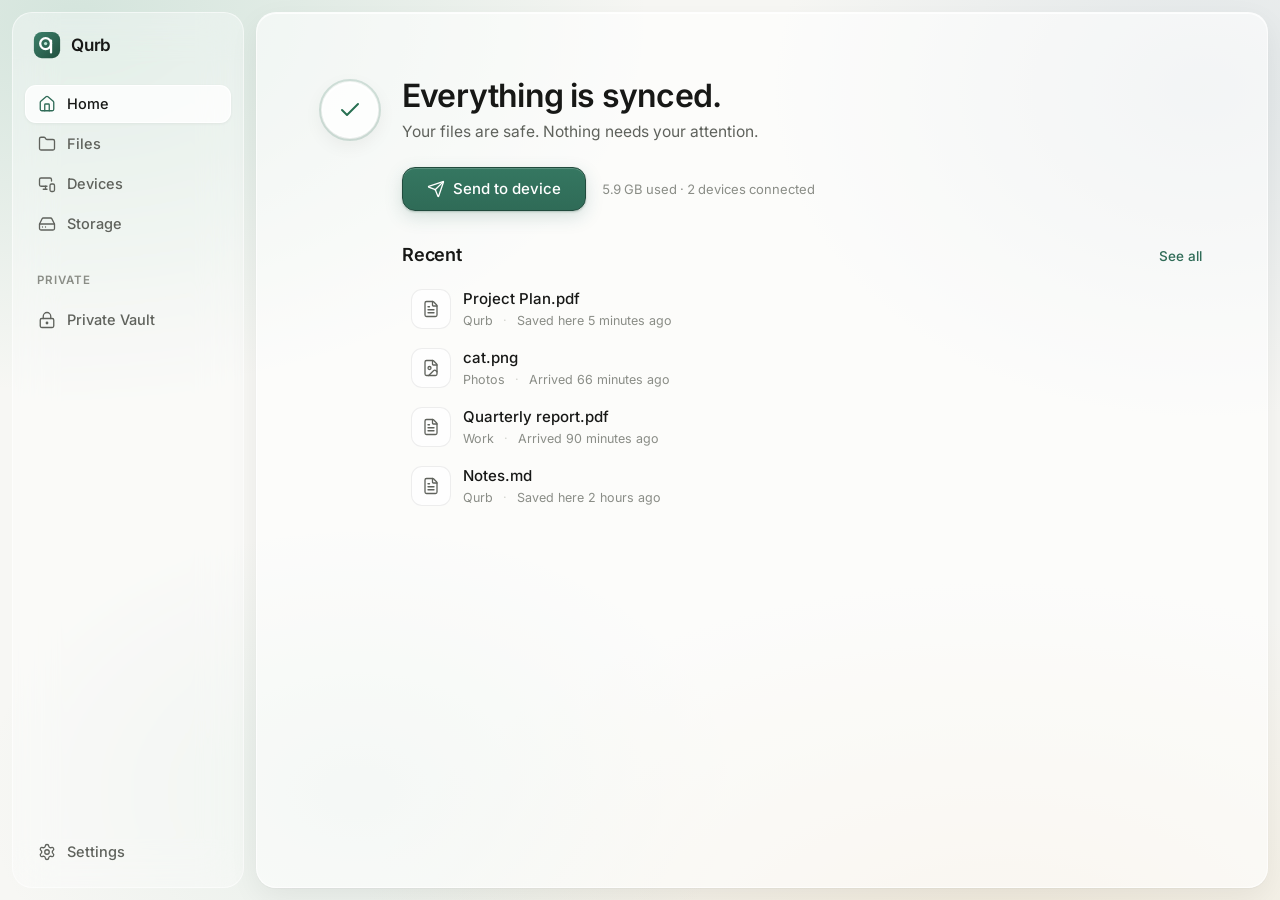
<file: experiments/desktop-fixtures/index.html>
<!DOCTYPE html>
<html lang="en">
<head>
  <meta charset="utf-8">
  <meta name="viewport" content="width=device-width, initial-scale=1">
  <title>Qurb — fixtures</title>
</head>
<body>
<p id="loading">loading the real window…</p>
<script>
// Load the desktop window's own markup rather than a copy of it.
//
// An earlier version of this page pasted the markup in, and it went stale
// within the hour: a control gained a new range in the real window and the
// fixture kept the old one, which showed up as a bug that did not exist.
// Fetching it means there is nothing to keep in step.
const REAL = "../../crates/desktop/ui/";

(async () => {
  const response = await fetch(REAL + "index.html");
  if (!response.ok) {
    document.getElementById("loading").textContent =
      "could not read the window's markup — serve this from the repository root";
    return;
  }

  const page = new DOMParser().parseFromString(await response.text(), "text/html");

  const style = document.createElement("link");
  style.rel = "stylesheet";
  style.href = REAL + "app.css";
  document.head.append(style);

  // The real page's own script tags are taken out and run after the stub, in
  // their order: the window's scripts read `window.__TAURI__` as they start.
  const scripts = [...page.body.querySelectorAll("script")].map((s) => REAL + s.getAttribute("src"));
  page.body.querySelectorAll("script").forEach((s) => s.remove());
  document.body.replaceChildren(...page.body.children);

  for (const src of ["fixtures.js", ...scripts]) {
    await new Promise((resolve, reject) => {
      const script = document.createElement("script");
      script.src = src;
      script.onload = resolve;
      script.onerror = reject;
      document.body.append(script);
    });
  }
})();
</script>
</body>
</html>
</file>
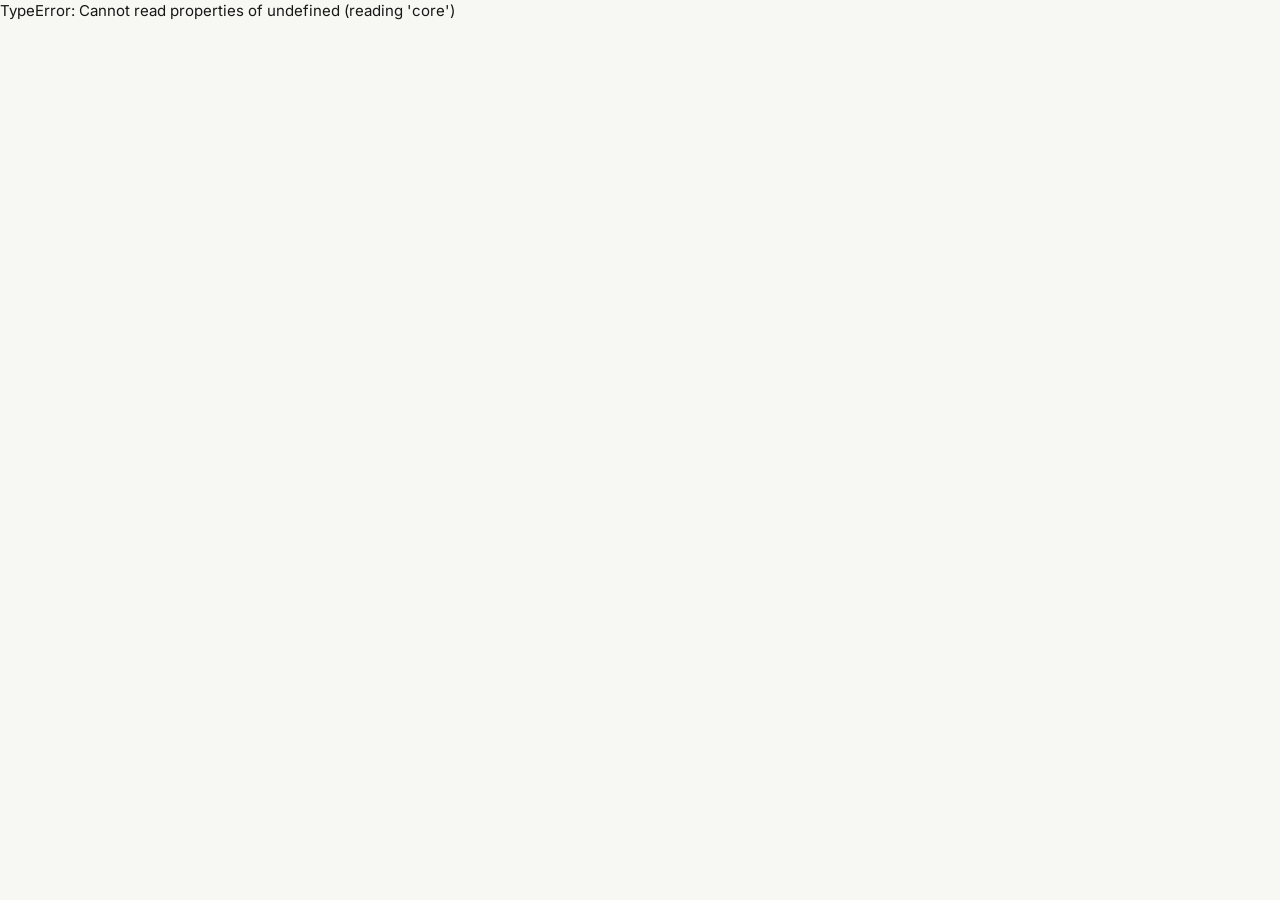
<file: crates/desktop/ui/index.html>
<!DOCTYPE html>
<html lang="en">
<head>
  <meta charset="utf-8">
  <meta name="viewport" content="width=device-width, initial-scale=1">
  <title>Qurb</title>
  <link rel="stylesheet" href="app.css">
</head>
<body>
  <!-- The light the glass sits in (direction §7). -->
  <div class="environment" id="environment"></div>

  <!-- Setting up. Replaces everything else: there is nothing to display about
       a device that does not exist yet. Sparse on purpose (§47). -->
  <div id="setup" class="onboarding hidden">
    <div class="sheet glass-elevated">
      <section class="step welcome on" data-step="welcome">
        <svg class="logo" viewBox="0 0 32 32" aria-hidden="true"><use href="#qurb-mark"/></svg>
        <h1>Qurb</h1>
        <p class="promise">Your files.<br>Your devices.<br>Your space.</p>
        <div class="actions">
          <button class="btn primary large" id="get-started">Get started</button>
        </div>
      </section>

      <section class="step" data-step="choose">
        <h1>Is this your first device?</h1>
        <p class="lead">Qurb keeps your files on devices you own, and moves them directly between them.</p>
        <div class="choices">
          <button class="choice" id="choose-new">
            <span class="tile"><svg class="i"><use href="#i-plus"/></svg></span>
            <span><strong>Set up Qurb here</strong><span>This computer becomes your first device.</span></span>
            <svg class="i"><use href="#i-chevron-right"/></svg>
          </button>
          <button class="choice" id="choose-join">
            <span class="tile"><svg class="i"><use href="#i-key-round"/></svg></span>
            <span><strong>I already use Qurb</strong><span>Add this computer with your 24-word recovery phrase.</span></span>
            <svg class="i"><use href="#i-chevron-right"/></svg>
          </button>
        </div>
        <div class="actions"><button class="btn ghost" data-back="welcome">Back</button></div>
      </section>

      <section class="step" data-step="folder">
        <h1>Where should your files live?</h1>
        <p class="lead">A folder on this computer. Everything in it becomes part of your Qurb space.</p>
        <label class="field">
          <span>Folder</span>
          <input class="input" type="text" id="folder-path" spellcheck="false" autocomplete="off">
          <span class="hint" id="folder-says"></span>
        </label>
        <div class="actions">
          <button class="btn" data-back="choose">Back</button>
          <button class="btn primary" id="folder-next" disabled>Continue</button>
        </div>
      </section>

      <section class="step" data-step="storage">
        <h1>How much space may Qurb use here?</h1>
        <p class="lead">On this computer's disk. You can change it at any time in Storage.</p>
        <div id="allowances" class="allowances"></div>
        <div id="allowance-custom" class="hidden">
          <label class="field">
            <span>Another amount</span>
            <input class="input" type="text" id="custom-allowance" spellcheck="false" autocomplete="off"
                   placeholder="In GB — 75, or 1.5 TB">
          </label>
        </div>
        <p id="storage-says" class="says"></p>
        <div class="actions">
          <button class="btn" data-back="folder">Back</button>
          <button class="btn primary" id="storage-next" disabled>Continue</button>
        </div>
      </section>

      <section class="step" data-step="phrase">
        <h1>Your recovery phrase</h1>
        <p class="lead">These 24 words are your key. Write them on paper, in order.</p>
        <ol id="words" class="words"></ol>
        <div class="caution">
          <svg class="i"><use href="#i-triangle-alert"/></svg>
          <span>Nobody else has a copy. If you lose these words and every device, your files
            cannot be recovered by anyone — including us.</span>
        </div>
        <div class="actions end">
          <button class="btn primary" id="phrase-next">I've written them down</button>
        </div>
      </section>

      <section class="step" data-step="verify">
        <h1>Check your words</h1>
        <p class="lead">Type these three from your paper. Capitals don't matter.</p>
        <div id="asks" class="asks"></div>
        <p id="verify-says" class="says warn hidden"></p>
        <div class="actions">
          <button class="btn" id="verify-back">Show the words again</button>
          <button class="btn primary" id="verify-next">Confirm</button>
        </div>
      </section>

      <section class="step" data-step="join">
        <h1>Enter your recovery phrase</h1>
        <p class="lead">The 24 words from your first device. Order matters; spacing and capitals don't.</p>
        <label class="field">
          <span>Recovery phrase</span>
          <textarea class="input" id="given-phrase" rows="4" spellcheck="false" autocomplete="off"
                    placeholder="wheel push industry …"></textarea>
        </label>
        <p id="join-says" class="says warn hidden"></p>
        <div class="actions">
          <button class="btn" data-back="storage">Back</button>
          <button class="btn primary" id="join-next">Add this computer</button>
        </div>
      </section>

      <!-- The key is protected by a passphrase (decision 0046). Shown before
           anything else, because nothing else can answer until it is open. -->
      <section class="step" data-step="unlock">
        <div class="mark away"><svg class="i"><use href="#i-lock-keyhole"/></svg></div>
        <h1 style="margin-top: 24px">Qurb is locked</h1>
        <p class="lead">This computer's key is protected by a passphrase. Type it to open your files and start syncing.</p>
        <label class="field">
          <span>Passphrase</span>
          <input class="input" type="password" id="unlock-passphrase" autocomplete="off" spellcheck="false">
        </label>
        <p id="unlock-says" class="says warn hidden"></p>
        <div class="actions end">
          <button class="btn primary" id="unlock-go">Unlock</button>
        </div>
        <p class="note">Forgotten it? Your 24 words can set this computer up again: move this
          folder's <code>.qurb</code> aside and choose “I already use Qurb”.</p>
      </section>

      <section class="step" data-step="ready">
        <div class="mark"><svg class="i"><use href="#i-check"/></svg></div>
        <h1 style="margin-top: 24px">You're set up</h1>
        <p class="lead" id="ready-says"></p>
        <p class="note">Next, add your phone or another computer: in Devices, choose
          Add a device and scan the code.</p>
        <div class="actions end">
          <button class="btn primary" id="ready-next">Open Qurb</button>
        </div>
      </section>
    </div>
  </div>

  <div class="app hidden" id="app">
    <!-- §24: the places, Private Vault set apart, Settings at the foot. -->
    <nav class="sidebar glass-clear" id="tabs">
      <div class="brand">
        <svg viewBox="0 0 32 32" aria-hidden="true"><use href="#qurb-mark"/></svg>
        <span>Qurb</span>
      </div>
      <button class="nav on" data-screen="home"><svg class="i"><use href="#i-house"/></svg><span>Home</span></button>
      <button class="nav" data-screen="files"><svg class="i"><use href="#i-folder"/></svg><span>Files</span></button>
      <button class="nav" data-screen="devices"><svg class="i"><use href="#i-monitor-smartphone"/></svg><span>Devices</span></button>
      <button class="nav" data-screen="storage"><svg class="i"><use href="#i-hard-drive"/></svg><span>Storage</span></button>
      <div class="label">Private</div>
      <button class="nav" data-screen="vault"><svg class="i"><use href="#i-lock-keyhole"/></svg><span>Private Vault</span></button>
      <div class="spacer"></div>
      <button class="nav" data-screen="settings"><svg class="i"><use href="#i-settings"/></svg><span>Settings</span></button>
    </nav>

    <main class="stage glass-frosted" id="stage">
      <div class="topbar">
        <!-- Appears while something is moving or waiting to be collected (§25). -->
        <button class="btn small transfers-chip hidden" id="transfers-chip">
          <svg class="i small"><use href="#i-arrow-up-down"/></svg>
          <span class="n" id="transfers-count">0</span><span id="transfers-word">transfers</span>
        </button>
      </div>

      <div class="scroll" id="scroll">
        <!-- §5: is my Qurb space okay? One state, one action, attention only
             when needed, a little that is recent. -->
        <section id="home" class="screen on">
          <div class="hero">
            <div id="mark" class="mark"><svg class="i"><use href="#i-check"/></svg></div>
            <div>
              <h1 id="state">Getting ready…</h1>
              <p id="state-says"></p>
            </div>
          </div>
          <div class="hero-actions">
            <button class="btn primary large" id="home-action">
              <svg class="i"><use href="#i-send"/></svg><span>Send to device</span>
            </button>
            <span class="secondary-facts num" id="home-facts"></span>
          </div>
          <div class="home-body">
            <div id="attention"></div>
            <h2 class="section">Recent <button class="link" id="see-all">See all</button></h2>
            <ul id="recent" class="rows"></ul>
          </div>
        </section>

        <section id="files" class="screen">
          <div class="page-head">
            <div class="titles">
              <h1>Files</h1>
              <p>Everything in your Qurb space, and where it is.</p>
            </div>
            <button class="icon-btn" id="files-more" aria-label="More"><svg class="i"><use href="#i-ellipsis"/></svg></button>
          </div>
          <div class="toolbar">
            <label class="search">
              <svg class="i"><use href="#i-search"/></svg>
              <input class="input" id="find" type="search" placeholder="Search files" autocomplete="off" spellcheck="false">
            </label>
          </div>
          <div id="files-attention"></div>
          <nav class="crumbs" id="crumbs"></nav>
          <div class="folders" id="folders"></div>
          <ul class="rows" id="file-list"></ul>
          <div id="deleted-link"></div>
        </section>

        <section id="vault" class="screen">
          <div class="page-head">
            <div class="titles">
              <h1>Private Vault</h1>
              <p>Private to this computer.</p>
            </div>
          </div>
          <div class="vault-intro">
            <svg class="i"><use href="#i-lock-keyhole"/></svg>
            <span>Only this computer can see these files. A device you choose can keep a backup of them.</span>
          </div>
          <div class="toolbar">
            <label class="search">
              <svg class="i"><use href="#i-search"/></svg>
              <input class="input" id="vault-find" type="search" placeholder="Search Private Vault" autocomplete="off" spellcheck="false">
            </label>
          </div>
          <nav class="crumbs" id="vault-crumbs"></nav>
          <div class="folders" id="vault-folders"></div>
          <ul class="rows" id="vault-list"></ul>
        </section>

        <section id="devices" class="screen">
          <div class="page-head">
            <div class="titles">
              <h1>Devices</h1>
              <p>Your devices, and whether each is reachable.</p>
            </div>
            <button class="btn primary" id="add-device"><svg class="i"><use href="#i-plus"/></svg>Add a device</button>
          </div>
          <div class="devices" id="device-list"></div>
        </section>

        <section id="storage" class="screen">
          <div class="page-head">
            <div class="titles">
              <h1>Storage</h1>
              <p>Free space without losing your files.</p>
            </div>
          </div>
          <div class="card glass-frosted">
            <div class="recommend">
              <div class="text">
                <div class="big-number num" id="freeable-big">–</div>
                <p class="quiet" id="freeable-says"></p>
              </div>
              <button class="btn primary" id="free-all">Free local space</button>
            </div>
            <div class="meter">
              <div class="bar"><span class="used" id="meter-used"></span><span class="freeable" id="meter-freeable"></span></div>
              <div class="legend num" id="legend"></div>
            </div>
          </div>
          <h2 class="section">Files you can free</h2>
          <ul class="rows" id="freeable-list"></ul>

          <h2 class="section">Storage limit</h2>
          <div class="group glass-frosted">
            <div class="item">
              <div class="label">
                <strong>Limit how much space Qurb may use</strong>
                <span id="usage"></span>
              </div>
              <label class="switch"><input type="checkbox" id="capped"><span></span></label>
            </div>
            <div class="item stack hidden" id="limit-controls">
              <input type="range" id="limit" min="0" max="1000" step="1" value="300" aria-label="Storage limit">
              <div class="actions" style="margin-top: 8px; align-items: center">
                <span class="quiet num" id="limit-label" style="flex: 1"></span>
                <span id="saved" class="meta hidden">Saved</span>
                <button class="btn small" id="apply">Save</button>
              </div>
            </div>
          </div>
          <p class="note">Over the limit, Qurb frees local space from files another device also has,
            the ones you've used least first. It never removes the only copy of a file, so staying
            over the limit is possible, and deliberate.</p>
        </section>

        <!-- Grouped lists, quieter than the rest (§23). -->
        <section id="settings" class="screen">
          <div class="page-head">
            <div class="titles"><h1>Settings</h1></div>
          </div>

          <div class="group-title">This device</div>
          <div class="group glass-frosted">
            <label class="item stack">
              <div class="label"><strong>Name</strong><span>What your other devices call this one.</span></div>
              <input class="input" type="text" id="set-name" spellcheck="false" autocomplete="off">
            </label>
            <div class="item">
              <div class="label"><strong>Folder</strong><span id="set-root"></span></div>
            </div>
            <div class="item">
              <div class="label"><strong>Key protection</strong><span id="protection-says"></span></div>
              <div id="protection-buttons" class="actions" style="margin: 0"></div>
            </div>
            <div class="item hidden" id="protect-form">
              <div class="label" style="flex: 1">
                <label class="field" id="protect-current-wrap" style="margin-top: 0">
                  <span>Current passphrase</span>
                  <input class="input" type="password" id="protect-current" autocomplete="off">
                </label>
                <label class="field" id="protect-new-wrap">
                  <span>New passphrase</span>
                  <input class="input" type="password" id="protect-new" autocomplete="new-password">
                  <span class="hint">At least 8 characters. Nobody can recover it for you; your 24 words can set this computer up again.</span>
                </label>
                <label class="field" id="protect-again-wrap">
                  <span>The same again</span>
                  <input class="input" type="password" id="protect-again" autocomplete="new-password">
                </label>
                <p id="protect-says" class="says warn hidden"></p>
                <div class="actions">
                  <button class="btn" id="protect-cancel">Cancel</button>
                  <button class="btn primary" id="protect-go">Set the passphrase</button>
                </div>
              </div>
            </div>
          </div>

          <div class="group-title">Devices</div>
          <div class="group glass-frosted">
            <div class="item">
              <div class="label"><strong>Paired devices</strong><span id="paired-says"></span></div>
              <button class="btn small" data-go="devices">Manage</button>
            </div>
            <div class="item stack">
              <div class="label"><strong>Pairings and removals</strong></div>
              <ul class="rows" id="security-events" style="margin-top: 6px"></ul>
            </div>
          </div>

          <div class="group-title">Storage</div>
          <div class="group glass-frosted">
            <label class="item stack">
              <div class="label"><strong>Files sent to this computer</strong>
                <span id="downloads-at"></span></div>
              <input class="input" type="text" id="set-downloads" spellcheck="false" autocomplete="off"
                     placeholder="Qurb, in your Downloads folder">
            </label>
            <div class="item">
              <div class="label"><span>Saved as ordinary files you can open, move or delete. Leave empty
                for the usual place, or write <code>off</code> to keep them inside your Qurb folder.</span></div>
              <button class="btn small" id="open-downloads">Open folder</button>
            </div>
            <div class="item">
              <div class="label"><strong>Space and limit</strong></div>
              <button class="btn small" data-go="storage">Storage</button>
            </div>
          </div>

          <div class="group-title">Privacy</div>
          <div class="group glass-frosted">
            <div class="item">
              <div class="label"><strong>Keep new files private</strong>
                <span>Files added on this computer go to its Private Vault instead of to all your devices.</span></div>
              <label class="switch"><input type="checkbox" id="set-private"><span></span></label>
            </div>
          </div>

          <div class="group-title">Notifications</div>
          <div class="group glass-frosted">
            <div class="item">
              <div class="label"><strong>Notify me</strong>
                <span>When a file is sent to this computer, when one you sent is collected, and when something fails.</span></div>
              <label class="switch"><input type="checkbox" id="set-notify"><span></span></label>
            </div>
          </div>

          <div class="group-title">Recovery</div>
          <div class="group glass-frosted">
            <div class="item">
              <div class="label"><strong>Recovery phrase</strong>
                <span>The 24 words that are your key. Anyone who sees them can read your files.</span></div>
              <button class="btn small" id="show-phrase">Show</button>
            </div>
            <div class="item stack hidden" id="revealed-wrap">
              <ol id="revealed" class="words" style="margin-top: 0"></ol>
              <p id="phrase-says" class="says warn hidden"></p>
            </div>
          </div>

          <div class="group-title">Appearance</div>
          <div class="group glass-frosted">
            <div class="item">
              <div class="label"><strong>Theme</strong><span>A dark theme is designed after this one.</span></div>
              <span class="value">Light</span>
            </div>
            <div class="item">
              <div class="label"><strong>Motion</strong><span>Follows your system's reduce-motion setting.</span></div>
              <span class="value" id="motion-says">Full</span>
            </div>
          </div>

          <div class="group-title">Advanced</div>
          <div class="group glass-frosted">
            <label class="item stack">
              <div class="label"><strong>Rendezvous service</strong><span>Where devices leave word that they are awake. It never sees your files.</span></div>
              <input class="input" type="text" id="set-signal" spellcheck="false" autocomplete="off">
            </label>
            <label class="item stack">
              <div class="label"><strong>Relay</strong><span>Used only when devices can't reach each other directly. It carries encrypted data it can't read.</span></div>
              <input class="input" type="text" id="set-relay" spellcheck="false" autocomplete="off"
                     placeholder="None — devices must reach each other directly">
            </label>
            <label class="item stack">
              <div class="label"><strong>Port</strong><span>Zero means any. A fixed one helps if you forward it.</span></div>
              <input class="input" type="number" id="set-port" min="0" max="65535">
            </label>
            <div class="item">
              <div class="label"><span id="settings-says">The name and where received files go apply at once;
                the service, relay and port when Qurb next starts.</span></div>
              <button class="btn primary small" id="settings-save">Save</button>
            </div>
            <div class="item">
              <div class="label"><strong>Start when I log in</strong><span>Without opening this window. Your phone can only reach this computer while Qurb runs here.</span></div>
              <label class="switch"><input type="checkbox" id="at-login"><span></span></label>
            </div>
            <div class="item">
              <div class="label"><strong>Activity</strong><span>Everything this computer did, newest first.</span></div>
              <button class="btn small" data-go="activity">Open</button>
            </div>
            <div class="item">
              <div class="label"><strong>Identity</strong><span class="mono" id="set-identity"></span></div>
            </div>
            <div class="item">
              <div class="label"><strong>Version</strong><span id="set-version"></span></div>
            </div>
            <div class="item">
              <div class="label"><strong>Quit Qurb</strong><span>Stops syncing until you open it again. Closing the window doesn't.</span></div>
              <button class="btn small quiet-danger" id="quit">Quit</button>
            </div>
          </div>
        </section>

        <section id="activity" class="screen" data-parent="home">
          <button class="back" data-go="home"><svg class="i small"><use href="#i-arrow-left"/></svg>Home</button>
          <div class="page-head" style="margin-top: 0">
            <div class="titles"><h1>Activity</h1><p>Everything this computer did, newest first.</p></div>
          </div>
          <ul id="activity-list" class="rows"></ul>
          <div class="actions"><button class="btn hidden" id="older">Show older</button></div>
        </section>

        <section id="deleted" class="screen" data-parent="files">
          <button class="back" data-go="files"><svg class="i small"><use href="#i-arrow-left"/></svg>Files</button>
          <div class="page-head" style="margin-top: 0">
            <div class="titles"><h1>Recently deleted</h1>
              <p>Files deleted on any of your devices are kept for 30 days. Restoring one puts it back everywhere.</p></div>
          </div>
          <ul id="deleted-list" class="rows"></ul>
        </section>
      </div>
    </main>
  </div>

  <!-- The mark: a ring for your space, a stem that makes it a q, and a point
       of Qurb light inside. -->
  <!-- Not display:none: WebKit draws no gradient defined inside one. -->
  <svg width="0" height="0" style="position: absolute" aria-hidden="true">
    <defs>
      <linearGradient id="qurb-tile" x1="0" y1="0" x2="1" y2="1">
        <stop offset="0" stop-color="#3c806a"/>
        <stop offset="1" stop-color="#22503f"/>
      </linearGradient>
    </defs>
    <symbol id="qurb-mark" viewBox="0 0 32 32">
      <rect x="1" y="1" width="30" height="30" rx="9" fill="url(#qurb-tile)"/>
      <circle cx="14.4" cy="14.4" r="6.2" fill="none" stroke="#fff" stroke-width="2.6"/>
      <path d="M20.6 11 V24.5" fill="none" stroke="#fff" stroke-width="2.6" stroke-linecap="round"/>
      <circle cx="14.4" cy="14.4" r="1.9" fill="#bde7d6"/>
    </symbol>
  </svg>

  <script src="icons.js"></script>
  <script src="core.js"></script>
  <script src="setup.js"></script>
  <script src="home.js"></script>
  <script src="files.js"></script>
  <script src="devices.js"></script>
  <script src="settings.js"></script>
  <script src="app.js"></script>
</body>
</html>
</file>
<file: crates/desktop/ui/app.css>
/* The window's look.
 *
 * Built from docs/design/direction.md, section by section: the colours are
 * §8's, the three glass materials §6's, the environment §7's, the motion
 * timings §40's. Tokens first, then the environment, then components, then
 * the screens that use them. A screen that needs a treatment of its own is
 * the exception, and says why.
 *
 * Glass is drawn as a translucent fill, a light edge and a soft shadow, with
 * `backdrop-filter` only on surfaces that float over moving content -- the
 * sidebar, sheets, menus, the details panel. The environment behind the large
 * panels is still and soft, so a blur there would cost a GPU pass and look
 * the same as the fill (docs/design/brief.md §4).
 */

@font-face {
  font-family: "Inter";
  src: url("fonts/inter-latin.woff2") format("woff2");
  font-weight: 100 900;
  font-display: block;
  unicode-range: U+0000-00FF, U+0131, U+0152-0153, U+02BB-02BC, U+02C6, U+02DA, U+02DC,
    U+0304, U+0308, U+0329, U+2000-206F, U+20AC, U+2122, U+2191, U+2193, U+2212, U+2215,
    U+FEFF, U+FFFD;
}
@font-face {
  font-family: "Inter";
  src: url("fonts/inter-latin-ext.woff2") format("woff2");
  font-weight: 100 900;
  font-display: block;
  unicode-range: U+0100-02BA, U+02BD-02C5, U+02C7-02CC, U+02CE-02D7, U+02DD-02FF, U+0304,
    U+0308, U+0329, U+1D00-1DBF, U+1E00-1E9F, U+1EF2-1EFF, U+2020, U+20A0-20AB, U+20AD-20C0,
    U+2113, U+2C60-2C7F, U+A720-A7FF;
}

/* ------------------------------------------------------------------ tokens */

:root {
  /* §8 */
  --bg: #f7f7f4;
  --surface: #ffffff;
  --surface-2: #f0f0ec;
  --text: #171816;
  --text-2: #5f625c;
  --text-3: #8a8d86;
  --border: #e2e3dd;
  --border-strong: #d2d4cd;
  --green: #2f6b57;
  --green-hover: #285b4a;
  --green-pressed: #214b3d;
  --green-soft: #e8f0ec;
  --glow: 111, 175, 152; /* #6FAF98, as channels: it is only ever used faint */
  --healthy: #287052;
  --healthy-bg: #e8f3ec;
  --attention: #946a24;
  --attention-bg: #f7f0dd;
  --error: #a3423a;
  --error-bg: #f7e9e7;
  --neutral: #626a68;
  --neutral-bg: #eceeec;

  /* §6: three materials, and nothing else is glass. */
  --clear: rgba(255, 255, 255, 0.36);
  --clear-edge: rgba(255, 255, 255, 0.55);
  --clear-blur: 20px;
  --frosted: rgba(255, 255, 255, 0.58);
  --frosted-edge: rgba(255, 255, 255, 0.66);
  --frosted-blur: 32px;
  /* Nearly opaque: where WebKitGTK runs without compositing it draws no
     backdrop blur, and a sheet must stay readable over sharp text. */
  --elevated: rgba(252, 252, 250, 0.97);
  --elevated-edge: rgba(255, 255, 255, 0.9);
  --elevated-blur: 40px;
  /* §26: soft, diffused, never heavy. */
  --shadow-frosted: 0 1px 2px rgba(23, 24, 22, 0.04), 0 10px 30px rgba(23, 24, 22, 0.06);
  --shadow-elevated: 0 2px 8px rgba(23, 24, 22, 0.07), 0 28px 70px rgba(23, 24, 22, 0.18);
  --highlight: inset 0 1px 0 rgba(255, 255, 255, 0.8);
  --hairline: rgba(23, 24, 22, 0.07);

  /* §9, desktop */
  --font: "Inter", system-ui, -apple-system, "Segoe UI", sans-serif;
  --mono: ui-monospace, "JetBrains Mono", "DejaVu Sans Mono", monospace;

  /* 4-point spacing */
  --s1: 4px;
  --s2: 8px;
  --s3: 12px;
  --s4: 16px;
  --s5: 24px;
  --s6: 32px;
  --s7: 48px;

  /* §45 */
  --r-s: 8px;
  --r-m: 14px;
  --r-l: 20px;
  --r-sheet: 24px;

  /* §40: small, standard, sheets, large. Springs for things that move in
     space; smooth curves for opacity, progress and light. */
  --t-small: 180ms;
  --t-standard: 300ms;
  --t-sheet: 480ms;
  --t-large: 600ms;
  --ease-smooth: cubic-bezier(0.4, 0, 0.2, 1);
  --ease-out: cubic-bezier(0.16, 1, 0.3, 1);
  --ease-spring: cubic-bezier(0.32, 1.28, 0.54, 1);
}

/* --------------------------------------------------------------- the base */

* { box-sizing: border-box; }

html, body { height: 100%; margin: 0; }

body {
  font: 400 15px/22px var(--font);
  font-feature-settings: "cv11", "ss01";
  color: var(--text);
  background: var(--bg);
  -webkit-font-smoothing: antialiased;
  overflow: hidden;
}

button, input, textarea, select { font: inherit; color: inherit; }
button { cursor: pointer; }
:focus-visible { outline: 2px solid var(--green); outline-offset: 2px; }
.hidden { display: none !important; }
[hidden] { display: none !important; }
code, .mono { font-family: var(--mono); font-size: 0.92em; }
.num { font-variant-numeric: tabular-nums; }

h1, h2, h3, p { margin: 0; }
ul, ol { margin: 0; padding: 0; list-style: none; }

/* An icon from the sprite in icons.js. Stroke and size set here, so every
   icon has the same optical weight (§10). */
svg.i {
  width: 18px;
  height: 18px;
  flex: none;
  fill: none;
  stroke: currentColor;
  stroke-width: 1.75;
  stroke-linecap: round;
  stroke-linejoin: round;
}
svg.i.small { width: 15px; height: 15px; }
svg.i.large { width: 28px; height: 28px; stroke-width: 1.6; }

/* ------------------------------------------------------ the environment §7 */

/* Light passing through a room: warm off-white, a breath of green, a cool
   neutral, all far too faint to read as shapes. Still by default. */
.environment {
  position: fixed;
  inset: 0;
  z-index: -1;
  background:
    radial-gradient(62% 58% at 6% 2%, rgba(var(--glow), 0.26), transparent 72%),
    radial-gradient(48% 52% at 94% 10%, rgba(196, 208, 216, 0.42), transparent 70%),
    radial-gradient(72% 62% at 78% 108%, rgba(234, 222, 196, 0.55), transparent 70%),
    radial-gradient(42% 42% at 28% 88%, rgba(var(--glow), 0.12), transparent 70%),
    var(--bg);
  overflow: hidden;
}

/* §33: when everything becomes synced, a soft green light passes through the
   environment once. Then nothing moves. */
.environment::after {
  content: "";
  position: absolute;
  inset: -20% -60%;
  background: linear-gradient(100deg, transparent 38%, rgba(var(--glow), 0.16) 50%, transparent 62%);
  transform: translateX(-70%);
  opacity: 0;
}
.environment.settled::after { animation: sweep 1600ms var(--ease-smooth) 1; }
@keyframes sweep {
  0% { transform: translateX(-70%); opacity: 0; }
  20% { opacity: 1; }
  100% { transform: translateX(70%); opacity: 0; }
}

/* ------------------------------------------------------------- materials §6 */

.glass-clear {
  background: var(--clear);
  border: 1px solid var(--clear-edge);
  backdrop-filter: blur(var(--clear-blur)) saturate(1.15);
}
.glass-frosted {
  background: var(--frosted);
  border: 1px solid var(--frosted-edge);
  box-shadow: var(--shadow-frosted), var(--highlight);
}
.glass-elevated {
  background: var(--elevated);
  border: 1px solid var(--elevated-edge);
  box-shadow: var(--shadow-elevated), var(--highlight);
  backdrop-filter: blur(var(--elevated-blur)) saturate(1.2);
}

/* ------------------------------------------------------------------ layout */

.app {
  display: grid;
  grid-template-columns: 232px minmax(0, 1fr);
  gap: var(--s3);
  height: 100vh;
  padding: var(--s3);
}

/* The sidebar: clear glass, §24. Primary places, then Private Vault set
   apart, then Settings at the foot. */
.sidebar {
  display: flex;
  flex-direction: column;
  gap: 2px;
  padding: var(--s4) var(--s3);
  border-radius: var(--r-l);
}

.brand {
  display: flex;
  align-items: center;
  gap: 10px;
  padding: 2px var(--s2) var(--s5);
  font-weight: 600;
  font-size: 17px;
  letter-spacing: -0.01em;
}
.brand svg { width: 28px; height: 28px; }

.nav {
  display: flex;
  align-items: center;
  gap: 11px;
  height: 38px;
  padding: 0 var(--s3);
  border: 1px solid transparent;
  border-radius: 11px;
  background: none;
  color: var(--text-2);
  text-align: left;
  font-weight: 500;
  font-size: 14.5px;
  transition: background var(--t-small) var(--ease-smooth), color var(--t-small) var(--ease-smooth),
    border-color var(--t-small) var(--ease-smooth);
}
.nav:hover { background: rgba(255, 255, 255, 0.45); color: var(--text); }
.nav.on {
  background: rgba(255, 255, 255, 0.78);
  border-color: rgba(255, 255, 255, 0.9);
  box-shadow: 0 1px 3px rgba(23, 24, 22, 0.06);
  color: var(--text);
}
.nav.on svg.i { color: var(--green); }
.nav .count {
  margin-left: auto;
  min-width: 20px;
  padding: 0 6px;
  border-radius: 10px;
  background: var(--attention-bg);
  color: var(--attention);
  font-size: 12px;
  line-height: 20px;
  text-align: center;
}

.sidebar .label {
  padding: var(--s5) var(--s3) var(--s2);
  color: var(--text-3);
  font-size: 11.5px;
  font-weight: 600;
  letter-spacing: 0.08em;
  text-transform: uppercase;
}
.sidebar .spacer { flex: 1; }

/* The stage: one frosted panel the content floats in (§37), rather than a
   page of cards. */
.stage {
  position: relative;
  display: flex;
  flex-direction: column;
  min-height: 0;
  border-radius: var(--r-l);
  overflow: hidden;
}

.topbar {
  position: absolute;
  z-index: 20;
  top: var(--s4);
  right: var(--s5);
  display: flex;
  align-items: center;
  gap: var(--s2);
}

.scroll {
  flex: 1;
  min-height: 0;
  overflow-y: auto;
  padding: var(--s6) var(--s6) var(--s7);
  scrollbar-width: thin;
}

.screen { display: none; max-width: 880px; margin: 0 auto; }
.screen.on { display: block; animation: forward var(--t-standard) var(--ease-out); }
/* §35: the next place comes forward a little; nothing flies. */
@keyframes forward {
  from { opacity: 0; transform: translateY(6px) scale(0.995); filter: blur(2px); }
  to { opacity: 1; transform: none; filter: none; }
}

.page-head { display: flex; align-items: flex-end; gap: var(--s4); margin: var(--s2) 0 var(--s5); }
.page-head .titles { flex: 1; min-width: 0; }
.page-head h1 { font-size: 30px; line-height: 36px; font-weight: 600; letter-spacing: -0.02em; }
.page-head p { margin-top: 6px; color: var(--text-2); font-size: 14.5px; }
.back {
  display: inline-flex;
  align-items: center;
  gap: 6px;
  margin: 0 0 var(--s2) -6px;
  padding: 4px 6px;
  border: 0;
  border-radius: var(--r-s);
  background: none;
  color: var(--text-2);
  font-size: 13.5px;
}
.back:hover { color: var(--text); background: rgba(255, 255, 255, 0.5); }

h2.section {
  display: flex;
  align-items: baseline;
  justify-content: space-between;
  margin: var(--s6) 0 var(--s3);
  font-size: 18px;
  line-height: 24px;
  font-weight: 600;
  letter-spacing: -0.01em;
}
h2.section .link { font-size: 13.5px; font-weight: 500; }

.quiet { color: var(--text-2); }
.faint { color: var(--text-3); }
.meta { color: var(--text-3); font-size: 12.5px; line-height: 17px; }
.note { color: var(--text-2); font-size: 13.5px; line-height: 20px; margin-top: var(--s3); max-width: 62ch; }

/* ----------------------------------------------------------------- buttons §44 */

.btn {
  display: inline-flex;
  align-items: center;
  justify-content: center;
  gap: 8px;
  height: 38px;
  padding: 0 var(--s4);
  border: 1px solid rgba(23, 24, 22, 0.09);
  border-radius: 11px;
  background: rgba(255, 255, 255, 0.66);
  box-shadow: 0 1px 2px rgba(23, 24, 22, 0.05), var(--highlight);
  color: var(--text);
  font-weight: 500;
  font-size: 14px;
  white-space: nowrap;
  transition: transform var(--t-small) var(--ease-spring), box-shadow var(--t-small) var(--ease-smooth),
    background var(--t-small) var(--ease-smooth), filter var(--t-small) var(--ease-smooth);
}
/* §39: a little brighter and a little higher; pressed, a little smaller. */
.btn:hover:not(:disabled) {
  background: rgba(255, 255, 255, 0.9);
  transform: translateY(-0.5px);
  box-shadow: 0 3px 10px rgba(23, 24, 22, 0.08), var(--highlight);
}
.btn:active:not(:disabled) {
  transform: scale(0.98);
  box-shadow: 0 0 1px rgba(23, 24, 22, 0.1), var(--highlight);
  transition-duration: 90ms;
}
.btn:disabled { opacity: 0.45; cursor: default; }

.btn.primary {
  border-color: var(--green-pressed);
  background: linear-gradient(180deg, #357761, var(--green));
  box-shadow: 0 1px 2px rgba(33, 75, 61, 0.25), 0 6px 18px rgba(47, 107, 87, 0.18),
    inset 0 1px 0 rgba(255, 255, 255, 0.18);
  color: #fff;
}
.btn.primary:hover:not(:disabled) {
  background: linear-gradient(180deg, #2f6b57, var(--green-hover));
  box-shadow: 0 2px 4px rgba(33, 75, 61, 0.25), 0 10px 24px rgba(47, 107, 87, 0.24),
    inset 0 1px 0 rgba(255, 255, 255, 0.18);
}
.btn.primary:active:not(:disabled) { background: var(--green-pressed); }

.btn.ghost {
  border-color: transparent;
  background: none;
  box-shadow: none;
  color: var(--green);
}
.btn.ghost:hover:not(:disabled) { background: var(--green-soft); box-shadow: none; }

/* Destructive is muted red (§44). Freeing space is never this. */
.btn.danger {
  border-color: rgba(163, 66, 58, 0.5);
  background: var(--error);
  box-shadow: 0 1px 2px rgba(163, 66, 58, 0.25), inset 0 1px 0 rgba(255, 255, 255, 0.15);
  color: #fff;
}
.btn.danger:hover:not(:disabled) { background: #963b34; }
.btn.quiet-danger { color: var(--error); }

.btn.small { height: 32px; padding: 0 var(--s3); font-size: 13.5px; border-radius: 10px; }
.btn.large { height: 44px; padding: 0 var(--s5); font-size: 15px; border-radius: 13px; }

.icon-btn {
  display: inline-grid;
  place-items: center;
  width: 34px;
  height: 34px;
  border: 1px solid transparent;
  border-radius: 10px;
  background: none;
  color: var(--text-2);
  transition: background var(--t-small) var(--ease-smooth), color var(--t-small) var(--ease-smooth);
}
.icon-btn:hover { background: rgba(255, 255, 255, 0.7); color: var(--text); border-color: var(--hairline); }

.link {
  border: 0;
  padding: 0;
  background: none;
  color: var(--green);
  font-weight: 500;
}
.link:hover { color: var(--green-hover); text-decoration: underline; text-underline-offset: 3px; }

.actions { display: flex; flex-wrap: wrap; gap: var(--s2); margin-top: var(--s5); }
.actions.end { justify-content: flex-end; }

/* ------------------------------------------------------------ fields */

.field { display: block; margin-top: var(--s4); }
.field > span:first-child { display: block; margin-bottom: 6px; font-weight: 500; font-size: 13.5px; }
.input, textarea.input {
  width: 100%;
  height: 40px;
  padding: 0 var(--s3);
  border: 1px solid rgba(23, 24, 22, 0.1);
  border-radius: 11px;
  background: rgba(255, 255, 255, 0.72);
  box-shadow: inset 0 1px 2px rgba(23, 24, 22, 0.04);
  transition: border-color var(--t-small) var(--ease-smooth), box-shadow var(--t-small) var(--ease-smooth);
}
textarea.input { height: auto; padding: 10px var(--s3); resize: vertical; line-height: 22px; }
.input:focus { outline: none; border-color: var(--green); box-shadow: 0 0 0 3px rgba(47, 107, 87, 0.14); }
.field .hint { display: block; margin-top: 6px; color: var(--text-3); font-size: 12.5px; line-height: 17px; }

.search { position: relative; }
.search svg.i { position: absolute; left: 12px; top: 11px; color: var(--text-3); }
.search .input { padding-left: 38px; }

.says { margin-top: var(--s3); font-size: 13.5px; color: var(--text-2); }
.says.warn, .warn { color: var(--error); }

/* A switch, for settings that apply at once. */
.switch { position: relative; width: 40px; height: 24px; flex: none; }
.switch input { position: absolute; inset: 0; opacity: 0; margin: 0; cursor: pointer; }
.switch span {
  position: absolute;
  inset: 0;
  border-radius: 12px;
  background: var(--border-strong);
  transition: background var(--t-small) var(--ease-smooth);
  pointer-events: none;
}
.switch span::after {
  content: "";
  position: absolute;
  top: 3px;
  left: 3px;
  width: 18px;
  height: 18px;
  border-radius: 50%;
  background: #fff;
  box-shadow: 0 1px 3px rgba(23, 24, 22, 0.25);
  transition: transform var(--t-small) var(--ease-spring);
}
.switch input:checked + span { background: var(--green); }
.switch input:checked + span::after { transform: translateX(16px); }
.switch input:focus-visible + span { outline: 2px solid var(--green); outline-offset: 2px; }

/* ------------------------------------------------------ file state §11 */

/* A state is an icon and words together, never colour alone (§8). */
.state {
  display: inline-flex;
  align-items: center;
  gap: 5px;
  color: var(--text-3);
  font-size: 12.5px;
  line-height: 17px;
  white-space: nowrap;
}
.state svg.i { width: 14px; height: 14px; }
.state.here { color: var(--text-3); }
.state.elsewhere { color: var(--neutral); }
.state.only { color: var(--attention); }
.state.moving { color: var(--green); }
.state.private { color: var(--text-2); }

.badge {
  display: inline-flex;
  align-items: center;
  gap: 6px;
  height: 26px;
  padding: 0 10px;
  border-radius: 13px;
  font-size: 12.5px;
  font-weight: 500;
}
.badge.healthy { background: var(--healthy-bg); color: var(--healthy); }
.badge.attention { background: var(--attention-bg); color: var(--attention); }
.badge.error { background: var(--error-bg); color: var(--error); }
.badge.neutral { background: var(--neutral-bg); color: var(--neutral); }
.badge svg.i { width: 14px; height: 14px; }

/* ----------------------------------------------------------------- rows §18 */

.rows { display: flex; flex-direction: column; gap: 2px; }

.row {
  display: grid;
  grid-template-columns: 40px minmax(0, 1fr) auto;
  align-items: center;
  gap: var(--s3);
  min-height: 56px;
  padding: 7px var(--s3) 7px 8px;
  border: 1px solid transparent;
  border-radius: var(--r-m);
  transition: background var(--t-small) var(--ease-smooth), border-color var(--t-small) var(--ease-smooth);
}
.row.clickable { cursor: pointer; }
/* §38: brighter, an edge, actions arriving; nothing bounces. */
.row.clickable:hover, .row:focus-within {
  background: rgba(255, 255, 255, 0.62);
  border-color: rgba(255, 255, 255, 0.9);
}
.row.clickable:hover .tile svg.i { transform: translateX(1px); }
.row .tile {
  display: grid;
  place-items: center;
  width: 40px;
  height: 40px;
  border-radius: 11px;
  background: rgba(255, 255, 255, 0.72);
  border: 1px solid var(--hairline);
  color: var(--text-2);
}
.row .tile svg.i { transition: transform var(--t-small) var(--ease-smooth); }
.row .main { min-width: 0; }
.row .name {
  display: block;
  overflow: hidden;
  text-overflow: ellipsis;
  white-space: nowrap;
  font-weight: 500;
}
.row .sub { display: flex; flex-wrap: wrap; align-items: center; gap: 2px 10px; margin-top: 2px; color: var(--text-3); font-size: 12.5px; line-height: 17px; }
.row .sub .dot::before { content: "·"; margin-right: 10px; color: var(--border-strong); }
.row .trail { display: flex; align-items: center; gap: 6px; }
.row .reveal { opacity: 0; transition: opacity var(--t-small) var(--ease-smooth); }
.row:hover .reveal, .row:focus-within .reveal { opacity: 1; }
.row.done { opacity: 0.6; }

.empty {
  display: flex;
  flex-direction: column;
  align-items: center;
  gap: var(--s3);
  padding: var(--s7) var(--s4);
  color: var(--text-2);
  text-align: center;
}
.empty .orb {
  display: grid;
  place-items: center;
  width: 64px;
  height: 64px;
  border-radius: 50%;
  background: rgba(255, 255, 255, 0.7);
  border: 1px solid var(--hairline);
  color: var(--text-3);
}
.empty .orb svg.i { width: 28px; height: 28px; stroke-width: 1.5; }
.empty.small { padding: var(--s5) var(--s4); flex-direction: row; justify-content: center; }
.empty.small .orb { width: 36px; height: 36px; }
.empty.small .orb svg.i { width: 18px; height: 18px; }

/* Cards: only for a meaningful boundary -- a device, a conflict, a
   recommendation, a transfer (§43). */
.card { border-radius: var(--r-l); padding: var(--s5); }
.card.tight { padding: var(--s4); }

.attention {
  display: grid;
  grid-template-columns: 36px minmax(0, 1fr) auto;
  align-items: center;
  gap: var(--s3);
  margin-top: var(--s3);
  padding: var(--s3) var(--s4);
  border-radius: var(--r-m);
  background: rgba(247, 240, 221, 0.72);
  border: 1px solid rgba(148, 106, 36, 0.14);
}
.attention .tile { display: grid; place-items: center; width: 36px; height: 36px; border-radius: 10px; background: rgba(255, 255, 255, 0.6); color: var(--attention); }
.attention strong { display: block; font-weight: 600; }
.attention p { color: var(--text-2); font-size: 13.5px; }
.attention.error { background: rgba(247, 233, 231, 0.75); border-color: rgba(163, 66, 58, 0.16); }
.attention.error .tile { color: var(--error); }

/* ------------------------------------------------------------ progress §32 */

/* A track with a fill, and the Qurb light moving along the fill while
   something is moving -- the one recurring motion that means "Qurb is moving
   something" (§28). */
.progress {
  position: relative;
  height: 4px;
  border-radius: 2px;
  background: rgba(23, 24, 22, 0.07);
  overflow: hidden;
}
.progress > span {
  position: absolute;
  inset: 0 auto 0 0;
  border-radius: 2px;
  background: var(--green);
  transition: width var(--t-standard) var(--ease-smooth);
}
.progress > span::after, .flowing::after {
  content: "";
  position: absolute;
  inset: 0;
  background: linear-gradient(90deg, transparent, rgba(186, 236, 216, 0.85), transparent);
  background-size: 40% 100%;
  background-repeat: no-repeat;
  animation: flow 1400ms var(--ease-smooth) infinite;
}
@keyframes flow {
  from { background-position: -40% 0; }
  to { background-position: 140% 0; }
}

/* The status mark: a ring, steady when synced, with a light travelling
   round it while syncing (§32). */
.mark {
  position: relative;
  display: grid;
  place-items: center;
  width: 56px;
  height: 56px;
  border-radius: 50%;
  background: rgba(255, 255, 255, 0.75);
  border: 1px solid rgba(255, 255, 255, 0.95);
  box-shadow: 0 6px 20px rgba(23, 24, 22, 0.07), var(--highlight);
  color: var(--healthy);
}
.mark svg.i { width: 24px; height: 24px; stroke-width: 2; }
.mark::before {
  content: "";
  position: absolute;
  inset: -4px;
  border-radius: 50%;
  border: 2px solid rgba(40, 112, 82, 0.18);
}
.mark.syncing { color: var(--green); }
.mark.syncing::after {
  content: "";
  position: absolute;
  inset: -4px;
  border-radius: 50%;
  border: 2px solid transparent;
  border-top-color: rgba(var(--glow), 0.95);
  animation: orbit 1600ms linear infinite;
}
@keyframes orbit { to { transform: rotate(360deg); } }
.mark.away { color: var(--neutral); }
.mark.away::before { border-color: rgba(98, 106, 104, 0.18); }
.mark.attention { color: var(--attention); }
.mark.attention::before { border-color: rgba(148, 106, 36, 0.22); }
.mark.error { color: var(--error); }
.mark.error::before { border-color: rgba(163, 66, 58, 0.2); }

/* ------------------------------------------------- sheets and panels §36 */

.scrim {
  position: fixed;
  inset: 0;
  z-index: 40;
  display: grid;
  place-items: center;
  padding: var(--s6);
  background: rgba(23, 24, 22, 0.2);
  backdrop-filter: blur(3px);
  animation: fade var(--t-standard) var(--ease-smooth);
}
.scrim.closing { animation: fade-out var(--t-standard) var(--ease-smooth) forwards; }
@keyframes fade { from { opacity: 0; } }
@keyframes fade-out { to { opacity: 0; } }

.sheet {
  position: relative;
  width: min(560px, 100%);
  max-height: calc(100vh - 64px);
  overflow-y: auto;
  padding: var(--s6);
  border-radius: var(--r-sheet);
  animation: rise var(--t-sheet) var(--ease-spring);
}
.sheet.wide { width: min(760px, 100%); }
.scrim.closing .sheet { animation: sink var(--t-standard) var(--ease-smooth) forwards; }
@keyframes rise { from { opacity: 0; transform: translateY(16px) scale(0.97); } }
@keyframes sink { to { opacity: 0; transform: translateY(10px) scale(0.98); } }
.sheet h2 { font-size: 21px; line-height: 28px; font-weight: 600; letter-spacing: -0.01em; }
.sheet .lead { margin-top: 6px; color: var(--text-2); }
.sheet .close { position: absolute; top: var(--s4); right: var(--s4); }

/* The details panel: slides in over the stage from the right edge, and the
   list stays readable behind it. */
.panel {
  position: absolute;
  z-index: 30;
  top: var(--s3);
  right: var(--s3);
  bottom: var(--s3);
  width: min(380px, calc(100% - 24px));
  display: flex;
  flex-direction: column;
  border-radius: var(--r-l);
  overflow: hidden;
  animation: slide var(--t-sheet) var(--ease-spring);
}
.panel.closing { animation: slide-out var(--t-standard) var(--ease-smooth) forwards; }
@keyframes slide { from { opacity: 0; transform: translateX(24px); } }
@keyframes slide-out { to { opacity: 0; transform: translateX(18px); } }
/* min-height 0, or a flex child grows to its content and the panel, not the
   body, ends up holding the overflow -- sliding the body under its heading. */
.panel .panel-body { flex: 1; min-height: 0; overflow-y: auto; padding: var(--s5); }
.panel .panel-head { flex: none; display: flex; align-items: flex-start; gap: var(--s3); padding: var(--s5) var(--s5) 0; }
.panel .panel-head .tile { display: grid; place-items: center; width: 48px; height: 48px; flex: none; border-radius: 13px; background: rgba(255, 255, 255, 0.8); border: 1px solid var(--hairline); color: var(--text-2); }
.panel .panel-head h2 { font-size: 17px; line-height: 23px; font-weight: 600; word-break: break-word; }

.facts { display: grid; grid-template-columns: 110px minmax(0, 1fr); gap: 10px var(--s3); margin: var(--s4) 0 0; font-size: 13.5px; }
.facts dt { color: var(--text-3); }
.facts dd { margin: 0; color: var(--text); word-break: break-word; }

.menu {
  position: fixed;
  z-index: 50;
  min-width: 220px;
  padding: 6px;
  border-radius: var(--r-m);
  animation: pop var(--t-small) var(--ease-out);
}
@keyframes pop { from { opacity: 0; transform: translateY(-4px) scale(0.98); } }
.menu button {
  display: flex;
  align-items: center;
  gap: 10px;
  width: 100%;
  height: 36px;
  padding: 0 10px;
  border: 0;
  border-radius: 9px;
  background: none;
  text-align: left;
  font-size: 14px;
}
.menu button:hover { background: rgba(23, 24, 22, 0.05); }
.menu button.danger { color: var(--error); }
.menu hr { margin: 6px 4px; border: 0; border-top: 1px solid var(--hairline); }

.toast {
  position: fixed;
  z-index: 60;
  left: 50%;
  bottom: 28px;
  display: flex;
  align-items: center;
  gap: 10px;
  max-width: min(560px, calc(100% - 48px));
  padding: 12px var(--s4);
  border-radius: var(--r-m);
  transform: translateX(-50%);
  font-size: 14px;
  animation: rise var(--t-standard) var(--ease-spring);
}
.toast svg.i { color: var(--healthy); }
.toast.warn svg.i { color: var(--error); }

/* -------------------------------------------------------------------- home §5 */

.hero { display: flex; align-items: center; gap: var(--s5); margin: var(--s6) 0 var(--s2); }
.hero h1 { font-size: 32px; line-height: 38px; font-weight: 600; letter-spacing: -0.025em; }
.hero p { margin-top: 6px; color: var(--text-2); font-size: 15.5px; }
.hero-actions { display: flex; align-items: center; gap: var(--s4); margin: var(--s5) 0 0 calc(56px + var(--s5)); }
.secondary-facts { color: var(--text-3); font-size: 13px; }
.home-body { margin-left: calc(56px + var(--s5)); }

/* ------------------------------------------------------------------- files */

.toolbar { display: flex; align-items: center; gap: var(--s2); margin-bottom: var(--s4); }
.toolbar .search { flex: 1; }

.crumbs { display: flex; flex-wrap: wrap; align-items: center; gap: 2px; margin: var(--s4) 0 var(--s3); font-size: 14px; }
.crumbs button { border: 0; padding: 3px 6px; border-radius: 7px; background: none; color: var(--text-2); }
.crumbs button:hover { background: rgba(255, 255, 255, 0.6); color: var(--text); }
.crumbs button:last-child { color: var(--text); font-weight: 600; }
.crumbs svg.i { width: 14px; height: 14px; color: var(--text-3); }

/* Folders stand apart from files (§18): tiles above the list. */
.folders { display: grid; grid-template-columns: repeat(auto-fill, minmax(168px, 1fr)); gap: var(--s2); margin-bottom: var(--s4); }
.folder {
  display: flex;
  align-items: center;
  gap: 10px;
  height: 48px;
  padding: 0 var(--s3);
  border: 1px solid rgba(47, 107, 87, 0.12);
  border-radius: var(--r-m);
  background: linear-gradient(180deg, rgba(240, 246, 243, 0.9), rgba(232, 240, 236, 0.7));
  box-shadow: 0 1px 2px rgba(23, 24, 22, 0.04), var(--highlight);
  font-weight: 500;
  text-align: left;
  transition: background var(--t-small) var(--ease-smooth), transform var(--t-small) var(--ease-spring);
}
.folder:hover { background: linear-gradient(180deg, #f6faf8, rgba(232, 240, 236, 0.95)); transform: translateY(-1px); }
.folder svg.i { color: var(--green); }
.folder span { overflow: hidden; text-overflow: ellipsis; white-space: nowrap; }

.list-label { margin: var(--s4) 0 var(--s2); color: var(--text-3); font-size: 12px; font-weight: 600; letter-spacing: 0.06em; text-transform: uppercase; }

/* §31: the file stays; only its local bytes dissolve. The state line
   changes under a fade, and a brief light leaves the tile. */
.row.freeing .tile { animation: release var(--t-large) var(--ease-smooth); }
@keyframes release {
  0% { box-shadow: 0 0 0 0 rgba(var(--glow), 0.45); }
  100% { box-shadow: 0 0 0 14px rgba(var(--glow), 0); }
}
.row.freeing .sub { animation: settle var(--t-large) var(--ease-smooth); }
@keyframes settle { 0% { opacity: 1; } 40% { opacity: 0; filter: blur(2px); } 100% { opacity: 1; } }
/* §30: light enters the file while it downloads. */
.row.arriving .tile { position: relative; overflow: hidden; }
.row.arriving .tile::after {
  content: "";
  position: absolute;
  inset: 0;
  background: linear-gradient(180deg, transparent, rgba(var(--glow), 0.35), transparent);
  background-size: 100% 60%;
  background-repeat: no-repeat;
  animation: pour 1200ms var(--ease-smooth) infinite;
}
@keyframes pour { from { background-position: 0 -80%; } to { background-position: 0 180%; } }

/* ---------------------------------------------------------------- devices §16 */

.devices { display: grid; grid-template-columns: repeat(auto-fill, minmax(236px, 1fr)); gap: var(--s3); }
.device {
  position: relative;
  display: flex;
  flex-direction: column;
  gap: var(--s4);
  padding: var(--s5) var(--s4) var(--s4);
  border-radius: var(--r-l);
  text-align: left;
  transition: transform var(--t-small) var(--ease-spring), box-shadow var(--t-small) var(--ease-smooth);
}
button.device:hover { transform: translateY(-2px); box-shadow: 0 14px 34px rgba(23, 24, 22, 0.09), var(--highlight); }
.device .tile { display: grid; place-items: center; width: 52px; height: 52px; border-radius: 15px; background: rgba(255, 255, 255, 0.85); border: 1px solid var(--hairline); color: var(--text-2); }
.device .tile svg.i { width: 26px; height: 26px; stroke-width: 1.5; }
.device strong { display: block; font-size: 15.5px; font-weight: 600; }
.device .presence { display: flex; align-items: center; gap: 6px; margin-top: 4px; color: var(--text-3); font-size: 13px; }
.presence { display: inline-flex; align-items: center; gap: 6px; color: var(--text-3); font-size: 13px; }
.presence .dot { width: 7px; height: 7px; flex: none; border-radius: 50%; background: var(--border-strong); }
.presence.on .dot { background: var(--healthy); box-shadow: 0 0 0 3px rgba(40, 112, 82, 0.14); }
.presence.on { color: var(--healthy); }
.device.self { border-style: dashed; }
/* §34: a device arriving materialises -- outline, glow, solid. */
.device.arrived { animation: materialise 900ms var(--ease-out); }
@keyframes materialise {
  0% { opacity: 0; transform: scale(0.96); box-shadow: 0 0 0 0 rgba(var(--glow), 0); filter: blur(3px); }
  45% { opacity: 0.8; box-shadow: 0 0 0 10px rgba(var(--glow), 0.18); filter: blur(0); }
  100% { opacity: 1; transform: none; }
}

/* Pairing */
.choices { display: grid; gap: var(--s3); margin-top: var(--s5); }
.choice {
  display: grid;
  grid-template-columns: 44px minmax(0, 1fr) auto;
  align-items: center;
  gap: var(--s3);
  padding: var(--s4);
  border: 1px solid rgba(23, 24, 22, 0.08);
  border-radius: var(--r-m);
  background: rgba(255, 255, 255, 0.66);
  text-align: left;
  transition: background var(--t-small) var(--ease-smooth), border-color var(--t-small) var(--ease-smooth),
    transform var(--t-small) var(--ease-spring);
}
.choice:hover { background: rgba(255, 255, 255, 0.95); border-color: rgba(47, 107, 87, 0.35); transform: translateY(-1px); }
.choice .tile { display: grid; place-items: center; width: 44px; height: 44px; border-radius: 12px; background: var(--green-soft); color: var(--green); }
.choice strong { display: block; font-weight: 600; }
.choice span { color: var(--text-2); font-size: 13.5px; }
.choice > svg.i { color: var(--text-3); }

.qr { display: grid; place-items: center; margin: var(--s5) auto var(--s3); width: 232px; height: 232px; padding: 14px; border-radius: 18px; background: #fff; border: 1px solid var(--hairline); }
.qr svg { width: 100%; height: 100%; }
.code {
  margin: 6px 0 0;
  padding: 10px var(--s3);
  border-radius: 10px;
  background: rgba(255, 255, 255, 0.72);
  border: 1px solid var(--hairline);
  font-family: var(--mono);
  font-size: 12.5px;
  line-height: 18px;
  white-space: pre-wrap;
  word-break: break-all;
  user-select: all;
}
.countdown { text-align: center; color: var(--text-2); font-size: 13.5px; }

/* ------------------------------------------------------------------ send §17 */

.drop {
  display: flex;
  flex-direction: column;
  align-items: center;
  gap: var(--s2);
  margin-top: var(--s5);
  padding: var(--s6) var(--s4);
  border: 1.5px dashed rgba(47, 107, 87, 0.3);
  border-radius: var(--r-l);
  background: rgba(232, 240, 236, 0.35);
  text-align: center;
  transition: background var(--t-small) var(--ease-smooth), border-color var(--t-small) var(--ease-smooth);
}
.drop.over { background: rgba(232, 240, 236, 0.9); border-color: var(--green); }
.drop .tile { display: grid; place-items: center; width: 52px; height: 52px; border-radius: 50%; background: rgba(255, 255, 255, 0.8); color: var(--green); }

/* §29: the file leaves one device and arrives at the other. A dot of light
   travels between the two, and the destination pulses when it lands. */
.journey { display: grid; grid-template-columns: 1fr 1.4fr 1fr; align-items: center; gap: var(--s3); margin: var(--s6) 0 var(--s4); }
.journey .end { display: flex; flex-direction: column; align-items: center; gap: 8px; font-size: 13px; color: var(--text-2); text-align: center; }
.journey .end .tile { display: grid; place-items: center; width: 56px; height: 56px; border-radius: 16px; background: rgba(255, 255, 255, 0.85); border: 1px solid var(--hairline); color: var(--text-2); }
.journey .end .tile svg.i { width: 26px; height: 26px; stroke-width: 1.5; }
.journey .path { position: relative; height: 2px; border-radius: 1px; background: linear-gradient(90deg, rgba(var(--glow), 0.15), rgba(var(--glow), 0.4), rgba(var(--glow), 0.15)); }
.journey .path::after {
  content: "";
  position: absolute;
  top: -3px;
  left: 0;
  width: 8px;
  height: 8px;
  border-radius: 50%;
  background: #7fc4ab;
  box-shadow: 0 0 12px 4px rgba(var(--glow), 0.55);
  opacity: 0;
}
.journey.moving .path::after { animation: travel 900ms var(--ease-smooth) infinite; }
.journey.waiting .path::after { animation: travel 2400ms var(--ease-smooth) infinite; opacity: 0.6; }
@keyframes travel {
  0% { left: 0; opacity: 0; }
  15% { opacity: 1; }
  85% { opacity: 1; }
  100% { left: calc(100% - 8px); opacity: 0; }
}
.journey.landed .to .tile { animation: pulse 700ms var(--ease-out); color: var(--healthy); }
@keyframes pulse {
  0% { box-shadow: 0 0 0 0 rgba(var(--glow), 0.5); }
  100% { box-shadow: 0 0 0 18px rgba(var(--glow), 0); }
}

/* -------------------------------------------------------------- transfers §21 */

.transfers-chip { position: relative; overflow: hidden; gap: 6px; }
.transfers-chip .n { color: var(--green); font-weight: 600; }
.panel.transfers { width: min(400px, calc(100% - 24px)); bottom: auto; max-height: calc(100% - 24px); }

/* ---------------------------------------------------------------- storage §20 */

.meter { margin-top: var(--s5); }
.meter .bar { position: relative; height: 10px; border-radius: 5px; background: rgba(23, 24, 22, 0.07); overflow: hidden; }
.meter .bar span { position: absolute; top: 0; bottom: 0; transition: width var(--t-large) var(--ease-smooth), left var(--t-large) var(--ease-smooth); }
.meter .bar .used { left: 0; background: var(--green); }
.meter .bar .freeable { background: repeating-linear-gradient(135deg, rgba(47, 107, 87, 0.55) 0 4px, rgba(47, 107, 87, 0.3) 4px 8px); }
.legend { display: flex; flex-wrap: wrap; gap: var(--s2) var(--s5); margin-top: var(--s3); font-size: 13.5px; color: var(--text-2); }
.legend i { display: inline-block; width: 9px; height: 9px; margin-right: 7px; border-radius: 3px; vertical-align: 0; }
.legend .used i { background: var(--green); }
.legend .freeable i { background: rgba(47, 107, 87, 0.45); }
.legend .free i { background: rgba(23, 24, 22, 0.1); }

.big-number { font-size: 30px; line-height: 36px; font-weight: 600; letter-spacing: -0.02em; }
.recommend { display: flex; align-items: center; gap: var(--s4); margin-top: var(--s5); }
.recommend .text { flex: 1; }

input[type="range"] { width: 100%; accent-color: var(--green); }

/* ----------------------------------------------------------- settings §23 */

/* Grouped lists, quieter than the rest (§23): one frosted group per
   category, rows inside, no cards. */
.group-title { margin: var(--s6) 0 var(--s2) var(--s1); color: var(--text-3); font-size: 12px; font-weight: 600; letter-spacing: 0.06em; text-transform: uppercase; }
.group { border-radius: var(--r-m); overflow: hidden; }
.group .item {
  display: flex;
  align-items: center;
  gap: var(--s4);
  min-height: 52px;
  padding: 10px var(--s4);
  border-top: 1px solid var(--hairline);
}
.group .item:first-child { border-top: 0; }
.group .item .label { flex: 1; min-width: 0; }
.group .item .label strong { display: block; font-weight: 500; }
.group .item .label span { display: block; color: var(--text-3); font-size: 12.5px; line-height: 17px; margin-top: 2px; }
.group .item .value { color: var(--text-2); font-size: 14px; text-align: right; overflow: hidden; text-overflow: ellipsis; white-space: nowrap; max-width: 45%; }
.group .item.stack { display: block; }
.group .item.stack .input { margin-top: 8px; }
.group .item button.item-link { display: flex; align-items: center; gap: var(--s4); width: 100%; border: 0; padding: 0; background: none; text-align: left; }

.words { display: grid; grid-template-columns: repeat(4, 1fr); gap: 8px; margin: var(--s5) 0 0; counter-reset: word; }
.words li {
  counter-increment: word;
  padding: 9px 10px;
  border-radius: 10px;
  background: rgba(255, 255, 255, 0.8);
  border: 1px solid var(--hairline);
  font-weight: 500;
  font-size: 14.5px;
}
.words li::before { content: counter(word); display: inline-block; min-width: 24px; color: var(--text-3); font-size: 12px; font-variant-numeric: tabular-nums; }

/* ------------------------------------------------------------ onboarding §47 */

.onboarding { display: grid; place-items: center; height: 100vh; padding: var(--s6); overflow-y: auto; }
.onboarding .sheet { animation: none; width: min(580px, 100%); max-height: none; overflow: visible; padding: var(--s7) var(--s7) var(--s6); }
.step { display: none; }
.step.on { display: block; animation: forward var(--t-standard) var(--ease-out); }
.step h1 { font-size: 26px; line-height: 32px; font-weight: 600; letter-spacing: -0.02em; }
.step .lead { margin-top: var(--s2); color: var(--text-2); font-size: 15px; }
.welcome { text-align: center; }
.welcome .logo { width: 64px; height: 64px; margin: 0 auto var(--s5); }
.welcome h1 { font-size: 34px; line-height: 40px; }
.welcome .promise { margin-top: var(--s4); color: var(--text-2); font-size: 19px; line-height: 30px; font-weight: 500; }
.welcome .actions { justify-content: center; margin-top: var(--s6); }
.allowances { display: flex; flex-wrap: wrap; gap: var(--s2); margin-top: var(--s5); }
.allowances button { min-width: 88px; }
.allowances button.on { border-color: var(--green); box-shadow: 0 0 0 3px rgba(47, 107, 87, 0.14); background: #fff; }
.asks { display: grid; grid-template-columns: repeat(3, 1fr); gap: var(--s3); margin-top: var(--s5); }
.asks label span { display: block; margin-bottom: 6px; color: var(--text-2); font-size: 13px; }
.caution { display: flex; gap: var(--s3); margin-top: var(--s5); padding: var(--s3) var(--s4); border-radius: var(--r-m); background: var(--attention-bg); color: #6d4f1b; font-size: 13.5px; line-height: 20px; }
.caution svg.i { color: var(--attention); margin-top: 1px; }

/* -------------------------------------------------------------------- vault */

.vault-intro { display: flex; align-items: center; gap: var(--s3); margin-bottom: var(--s5); padding: var(--s3) var(--s4); border-radius: var(--r-m); background: rgba(255, 255, 255, 0.5); border: 1px solid rgba(255, 255, 255, 0.85); color: var(--text-2); font-size: 13.5px; }
.vault-intro svg.i { color: var(--text-2); }

/* ------------------------------------------------------ reduced motion §42 */

@media (prefers-reduced-motion: reduce) {
  *, *::before, *::after {
    animation-duration: 1ms !important;
    animation-iteration-count: 1 !important;
    transition-duration: 1ms !important;
  }
  .screen.on, .step.on, .sheet, .panel, .menu, .toast { animation: fade 160ms linear !important; }
  .progress > span::after, .flowing::after, .mark.syncing::after, .journey .path::after,
  .row.arriving .tile::after, .environment::after { display: none; }
  .btn:hover:not(:disabled), .device:hover, .folder:hover, .choice:hover { transform: none; }
}

/* Narrow windows: the sidebar gives up its labels before the content does. */
@media (max-width: 760px) {
  .app { grid-template-columns: 64px minmax(0, 1fr); }
  .sidebar .nav span, .sidebar .label, .brand span, .nav .count { display: none; }
  .nav { justify-content: center; padding: 0; }
  .scroll { padding: var(--s2) var(--s4) var(--s6); }
  .hero-actions, .home-body { margin-left: 0; }
  .words { grid-template-columns: repeat(3, 1fr); }
}
</file>
